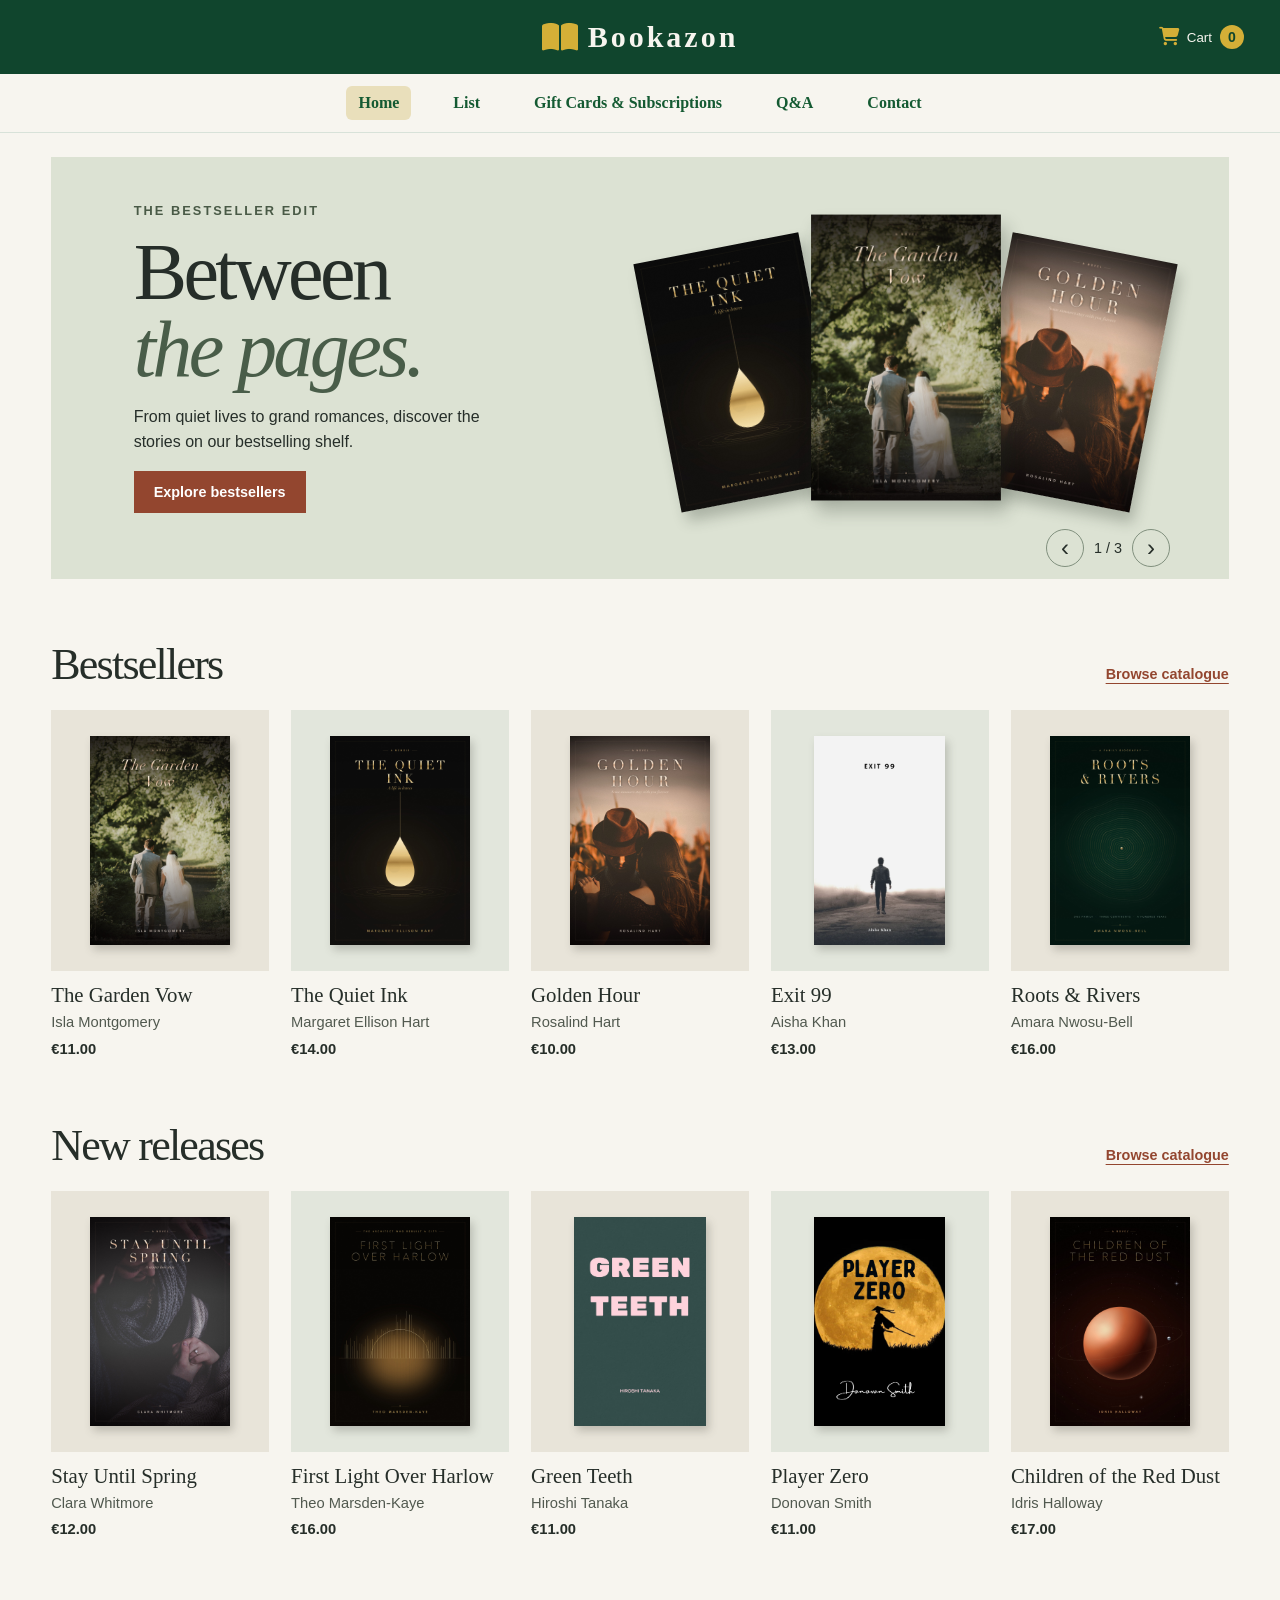
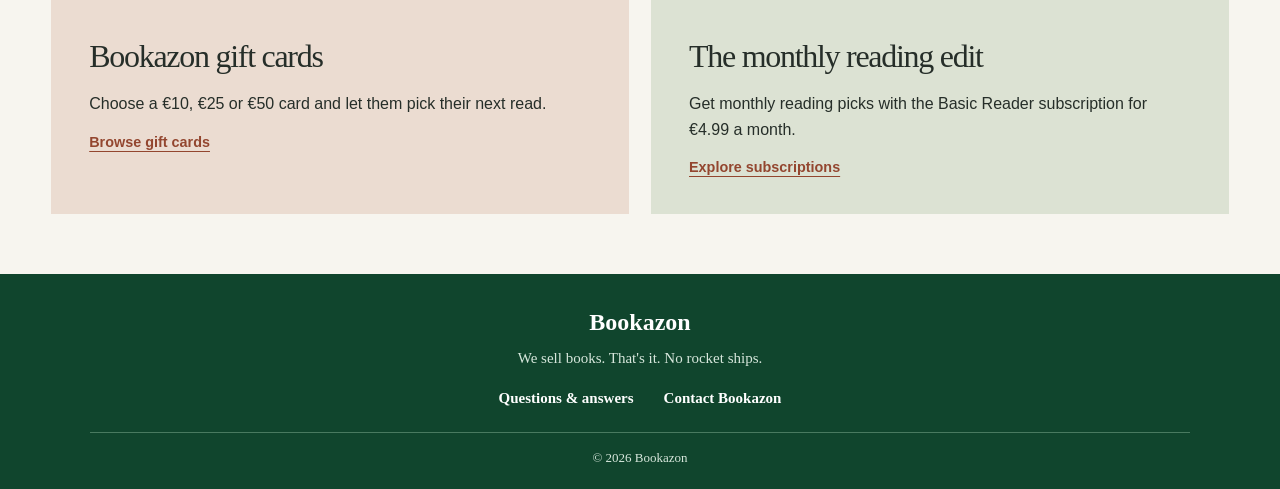
<file: index.html>
<!DOCTYPE html>
<html lang="en">
<head>
  <meta charset="utf-8">
  <meta name="viewport" content="width=device-width, initial-scale=1">
  <title>Bookazon | Online Bookshop</title>
  <link rel="stylesheet" href="css/style.css">
  <link rel="stylesheet" href="css/home.css">
  <link rel="stylesheet" href="https://cdnjs.cloudflare.com/ajax/libs/font-awesome/6.4.0/css/all.min.css">
  <script src="js/script.js" defer></script>
  <script src="js/home.js" defer></script>
</head>
<body>
  <header class="site-header">
    <div class="header-brand">
      <i class="fa-solid fa-book-open" aria-hidden="true"></i>
      <h1>Bookazon</h1>
      <button class="cart-button" id="cart-button" type="button" aria-expanded="false" aria-controls="cart-panel">
        <i class="fa-solid fa-cart-shopping" aria-hidden="true"></i> Cart <span id="cart-count">0</span>
      </button>
      <div class="cart-panel" id="cart-panel">
        <h2>Your shopping cart</h2>
        <div id="cart-items"><p>Your cart is empty.</p></div>
        <p>Total €<span id="cart-total">0.00</span></p>
        <button type="button" id="clear-cart">Clear cart</button>
      </div>
    </div>
    <nav class="site-nav" aria-label="Main navigation">
      <a href="index.html" class="active" aria-current="page">Home</a>
      <a href="html/list.html">List</a>
      <a href="html/gifts.html">Gift Cards &amp; Subscriptions</a>
      <a href="html/Q&amp;A.html">Q&amp;A</a>
      <a href="html/contact.html">Contact</a>
    </nav>
  </header>

  <main>
    <section class="carousel" aria-label="Featured collections" aria-roledescription="carousel">
      <article class="slide">
        <div class="slide-copy">
          <p class="slide-label">The bestseller edit</p>
          <h2>Between<br><em>the pages.</em></h2>
          <p>From quiet lives to grand romances, discover the stories on our bestselling shelf.</p>
          <a class="button" href="#bestsellers">Explore bestsellers</a>
        </div>
        <div class="display-books" aria-hidden="true">
          <img src="img/Books_and_Audiobooks/Biography/biography-01-the-quiet-ink.jpg" alt="">
          <img src="img/Books_and_Audiobooks/Romance/romance-01-the-garden-vow.jpg" alt="">
          <img src="img/Books_and_Audiobooks/Romance/romance-03-golden-hour.jpg" alt="">
        </div>
      </article>
      <article class="slide" hidden>
        <div class="slide-copy">
          <p class="slide-label">New on the shelf</p>
          <h2>Fresh off<br><em>the press.</em></h2>
          <p>Meet the newest voices and familiar favourites on our latest shelf.</p>
          <a class="button" href="#new-releases">See new releases</a>
        </div>
        <div class="display-books" aria-hidden="true">
          <img src="img/Books_and_Audiobooks/Romance/romance-10-stay-until-spring.jpg" alt="">
          <img src="img/Books_and_Audiobooks/Biography/biography-10-first-light-over-harlow.jpg" alt="">
          <img src="img/Books_and_Audiobooks/Horror/Green_Teeth.jpg" alt="">
        </div>
      </article>
      <article class="slide" hidden>
        <div class="slide-copy">
          <p class="slide-label">Bookazon gift cards</p>
          <h2>Their next<br><em>chapter.</em></h2>
          <p>Give a reader the pleasure of picking a book for themselves.</p>
          <a class="button" href="html/gifts.html">Explore gift cards</a>
        </div>
        <div class="display-books" aria-hidden="true">
          <img src="img/Books_and_Audiobooks/Biography/biography-02-roots-and-rivers.jpg" alt="">
          <img src="img/Books_and_Audiobooks/Biography/biography-10-first-light-over-harlow.jpg" alt="">
          <img src="img/Books_and_Audiobooks/Romance/romance-01-the-garden-vow.jpg" alt="">
        </div>
      </article>
      <div class="controls" hidden>
        <button type="button" id="previous" aria-label="Previous promotion">‹</button>
        <span id="slide-status" aria-live="polite">1 / 3</span>
        <button type="button" id="next" aria-label="Next promotion">›</button>
      </div>
    </section>

    <section class="shelf" id="bestsellers">
      <div class="shelf-heading">
        <h2>Bestsellers</h2>
        <a href="html/list.html">Browse catalogue</a>
      </div>
      <div class="book-grid">
        <article class="book">
          <div class="cover">
            <img src="img/Books_and_Audiobooks/Romance/romance-01-the-garden-vow.jpg" alt="" loading="lazy">
          </div>
          <h3>The Garden Vow</h3>
          <p>Isla Montgomery</p>
          <strong>€11.00</strong>
        </article>
        <article class="book">
          <div class="cover">
            <img src="img/Books_and_Audiobooks/Biography/biography-01-the-quiet-ink.jpg" alt="" loading="lazy">
          </div>
          <h3>The Quiet Ink</h3>
          <p>Margaret Ellison Hart</p>
          <strong>€14.00</strong>
        </article>
        <article class="book">
          <div class="cover">
            <img src="img/Books_and_Audiobooks/Romance/romance-03-golden-hour.jpg" alt="" loading="lazy">
          </div>
          <h3>Golden Hour</h3>
          <p>Rosalind Hart</p>
          <strong>€10.00</strong>
        </article>
        <article class="book">
          <div class="cover">
            <img src="img/Books_and_Audiobooks/Science-Fiction/Exit_99.jpg" alt="" loading="lazy">
          </div>
          <h3>Exit 99</h3>
          <p>Aisha Khan</p>
          <strong>€13.00</strong>
        </article>
        <article class="book">
          <div class="cover">
            <img src="img/Books_and_Audiobooks/Biography/biography-02-roots-and-rivers.jpg" alt="" loading="lazy">
          </div>
          <h3>Roots &amp; Rivers</h3>
          <p>Amara Nwosu-Bell</p>
          <strong>€16.00</strong>
        </article>
      </div>
    </section>

    <section class="shelf" id="new-releases">
      <div class="shelf-heading">
        <h2>New releases</h2>
        <a href="html/list.html">Browse catalogue</a>
      </div>
      <div class="book-grid">
        <article class="book">
          <div class="cover">
            <img src="img/Books_and_Audiobooks/Romance/romance-10-stay-until-spring.jpg" alt="" loading="lazy">
          </div>
          <h3>Stay Until Spring</h3>
          <p>Clara Whitmore</p>
          <strong>€12.00</strong>
        </article>
        <article class="book">
          <div class="cover">
            <img src="img/Books_and_Audiobooks/Biography/biography-10-first-light-over-harlow.jpg" alt="" loading="lazy">
          </div>
          <h3>First Light Over Harlow</h3>
          <p>Theo Marsden-Kaye</p>
          <strong>€16.00</strong>
        </article>
        <article class="book">
          <div class="cover">
            <img src="img/Books_and_Audiobooks/Horror/Green_Teeth.jpg" alt="" loading="lazy">
          </div>
          <h3>Green Teeth</h3>
          <p>Hiroshi Tanaka</p>
          <strong>€11.00</strong>
        </article>
        <article class="book">
          <div class="cover">
            <img src="img/Books_and_Audiobooks/Comedy/Player_Zero.jpg" alt="" loading="lazy">
          </div>
          <h3>Player Zero</h3>
          <p>Donovan Smith</p>
          <strong>€11.00</strong>
        </article>
        <article class="book">
          <div class="cover">
            <img src="img/Books_and_Audiobooks/Science-Fiction/scifi-05-children-of-the-red-dust.jpg" alt="" loading="lazy">
          </div>
          <h3>Children of the Red Dust</h3>
          <p>Idris Halloway</p>
          <strong>€17.00</strong>
        </article>
      </div>
    </section>

    <div class="offers">
      <section>
        <h2>Bookazon gift cards</h2>
        <p>Choose a €10, €25 or €50 card and let them pick their next read.</p>
        <a href="html/gifts.html">Browse gift cards</a>
      </section>
      <section>
        <h2>The monthly reading edit</h2>
        <p>Get monthly reading picks with the Basic Reader subscription for €4.99 a month.</p>
        <a href="html/gifts.html">Explore subscriptions</a>
      </section>
    </div>
  </main>
  <footer class="site-footer">
    <div class="footer-content">
      <h2 class="footer-logo">Bookazon</h2>
      <p class="footer-tagline">We sell books. That's it. No rocket ships.</p>
      <nav class="footer-nav" aria-label="Company information">
        <a href="html/Q&amp;A.html">Questions &amp; answers</a>
        <a href="html/contact.html">Contact Bookazon</a>
      </nav>
      <div class="footer-divider"></div>
      <p class="footer-copyright">© 2026 Bookazon</p>
    </div>
  </footer>
</body>
</html>
</file>
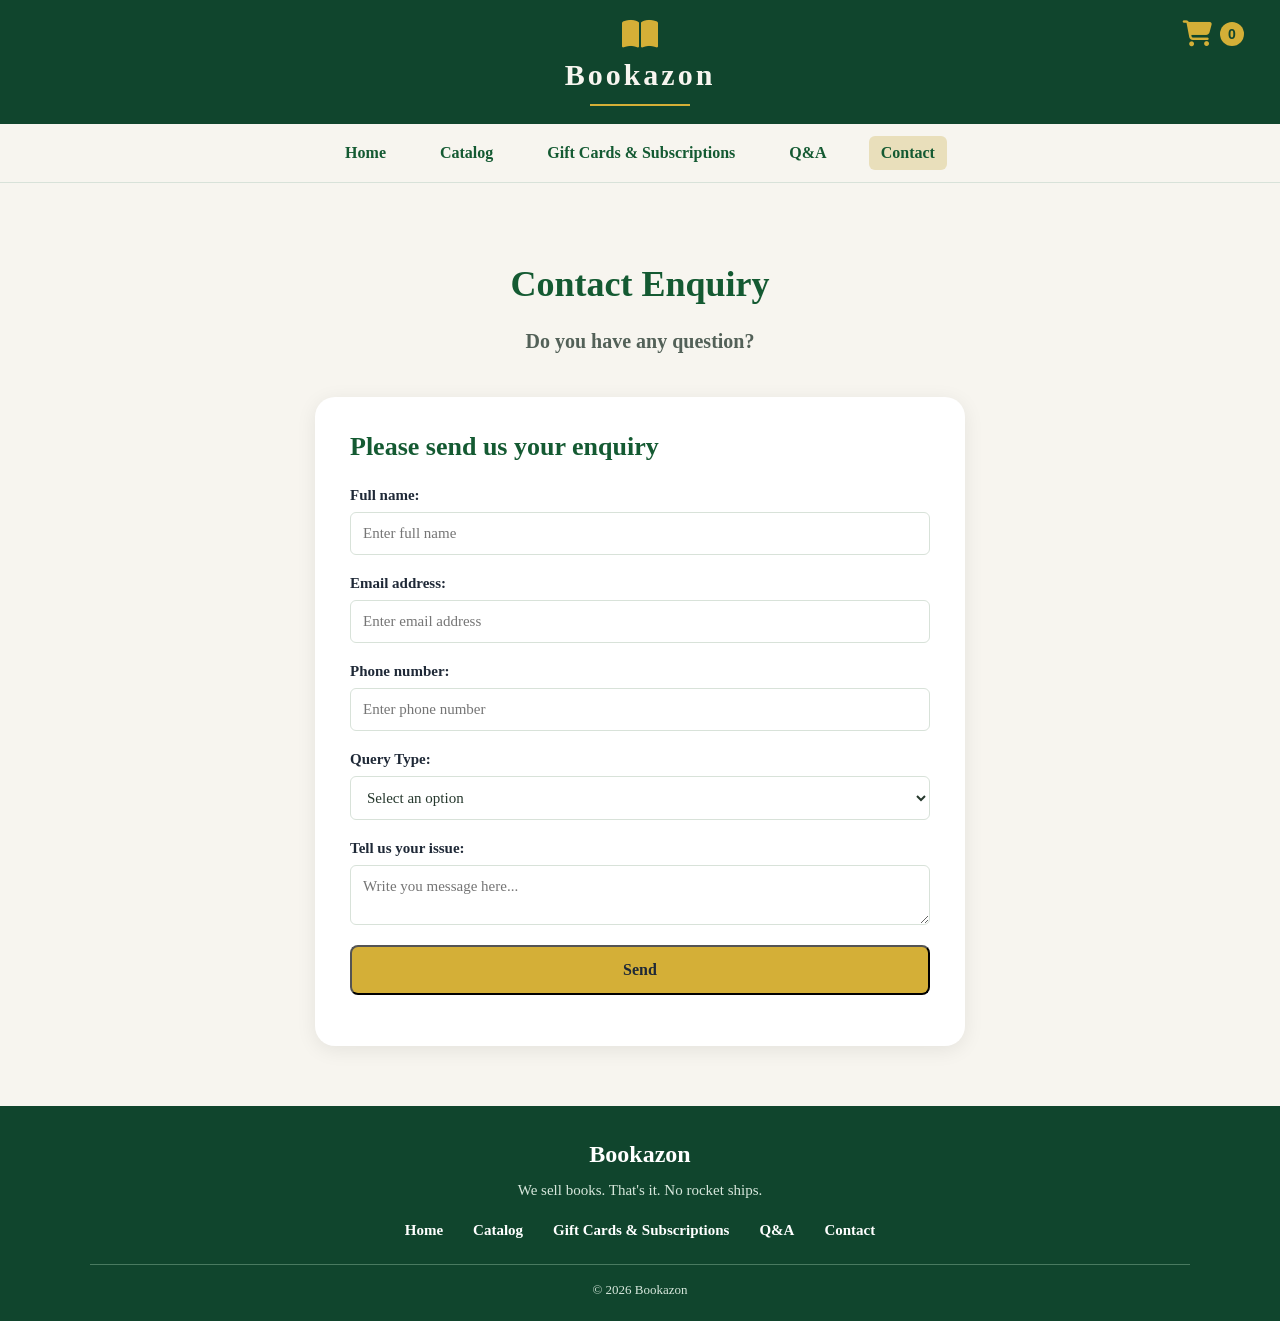
<file: html/contact.html>
<!DOCTYPE html>

<html>

<head>

	<meta charset="utf-8">

	<meta name="viewport" content="width=device-width, initial-scale=1">

	<link rel="stylesheet" type="text/css" href="../css/style.css">

	<link rel="stylesheet" type="text/css" href="https://cdnjs.cloudflare.com/ajax/libs/font-awesome/6.4.0/css/all.min.css">

	<script src="../js/script.js" defer></script>

	<title> Contact - Bookazon </title>

</head>

<body>

<header class="site-header">

	<div class="header-brand">

		<button type="button" class="cart-button" id="cart-button" aria-label="Open shopping cart" aria-expanded="false" aria-controls="cart-panel">
			
			<i class="fa-solid fa-cart-shopping" aria-hidden="true"></i>

				<span id="cart-count">0</span>

		</button>

		<div class="cart-panel" id="cart-panel">

			<h2> Your Shopping Cart </h2>
			
				<div id="cart-items">
					
					<p> Your cart is empty</p>

				</div>

		<br>

				<p>Total: €<span id="cart-total">0.00</span></p>

					<button type="button" id="clear-cart"> Clear cart</button>

		</div>

		<i class="fa-solid fa-book-open" aria-hidden="true"></i>

			<h1>Bookazon</h1>

				<div class="header-line"></div>

	</div>

<nav class="site-nav" aria-label="Main navigation">
	
		<a href="../index.html"><i class=""></i>Home</a>

		<a href="list.html"><i class=""></i>Catalog</a>

		<a href="gifts.html"><i class=""></i>Gift Cards & Subscriptions</a>

		<a href="Q&A.html"><i class=""></i>Q&A</a>

		<a href="contact.html" class="active" aria-current="page"><i class=""></i>Contact</a>

</nav>

</header>

<main>
	
	<section class="contact-intro">
		
		<h1>Contact Enquiry</h1>

			<p>Do you have any question?</p>

	</section>

	<section class="contact-section">

		<h2>Please send us your enquiry</h2>

		<form id="contact-form">

			<div class="form-group">

				<label for="name"> Full name: </label>
				
					<input type="text" id="name" name="name" placeholder="Enter full name" required>

			</div>

			<div class="form-group">
				
				<label for="email"> Email address: </label>

					<input type="email" id="email" name="email" placeholder="Enter email address" required>

			</div>

			<div class="form-group">
				
				<label for="phone">Phone number:</label>

					<input type="tel" id="phone" name="phone" placeholder="Enter phone number" required>

			</div>
		
			<div class="form-group">

				<label for="query-type">Query Type: </label>
				
					<select id="query-type" name="query-type" required>

						<option value=""> Select an option </option>

						<option value="purchase"> Purchase </option>

						<option value="checklist"> Checklist </option>

						<option value="refund"> Refund </option>

						<option value="information"> General information </option>

						<option value="other"> Other </option>

					</select>

			</div>

			<div class="form-group">
				
				<label for="message"> Tell us your issue: </label>

				<textarea id="message" name="message" rows="2" minlength="20" placeholder="Write you message here..." required></textarea>

			</div>

			<button type="submit" class="submit-button"> Send </button>

			<p id="form-message" role="status" aria-live="polite"></p>

		</form>

	</section>

</main>

		<footer class="site-footer">
	
			<div class="footer-content">

				<h2 class="footer-logo"> Bookazon </h2>
				
					<p class="footer-tagline"> We sell books. That's it. No rocket ships.  </p>

						<nav class="footer-nav" aria-label="Footer navigation">
							
							<a href="../index.html"> Home </a>

							<a href="list.html"> Catalog </a>

							<a href="gifts.html"> Gift Cards & Subscriptions </a>

							<a href="Q&A.html"> Q&A </a>

							<a href="contact.html"> Contact </a>

						</nav>

			<div class="footer-divider"></div>

				<p class="footer-copyright">&copy; 2026 Bookazon</p>
				

			</div>

		</footer>

</body>

</html>
</file>
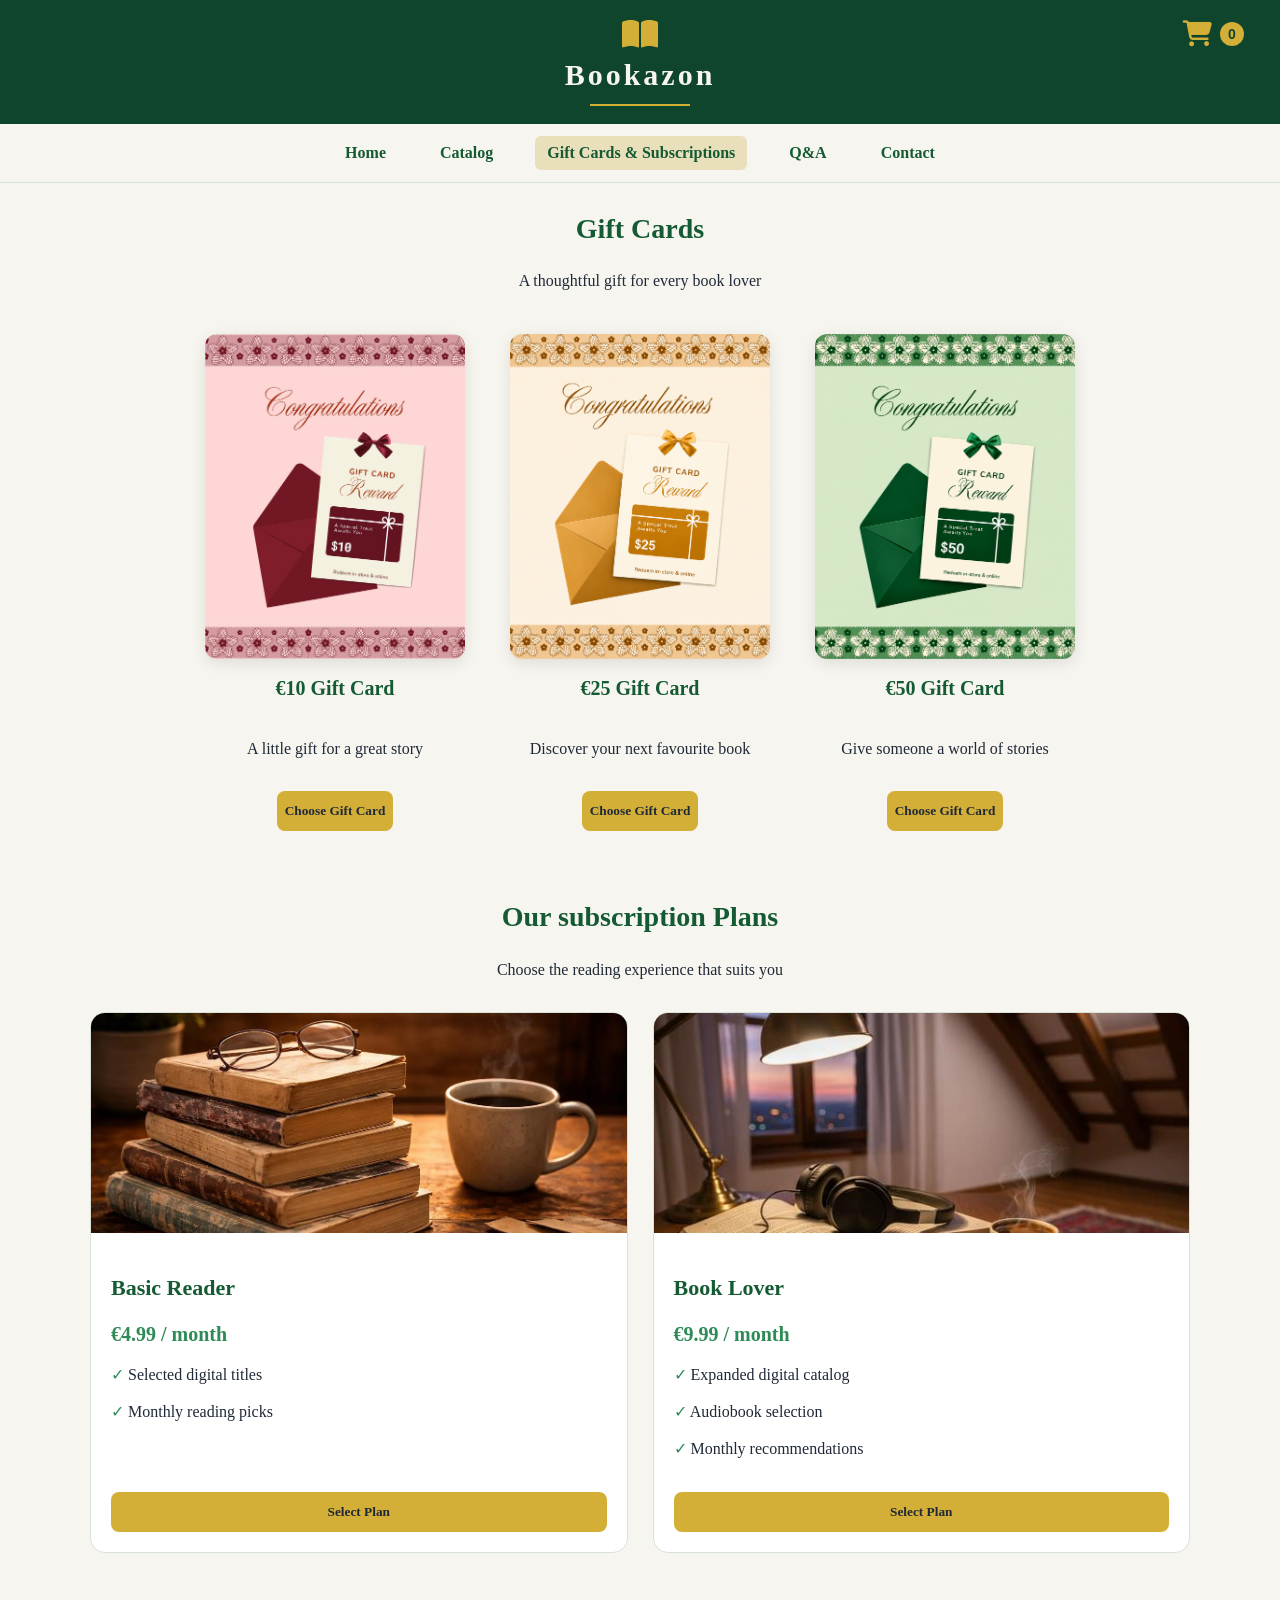
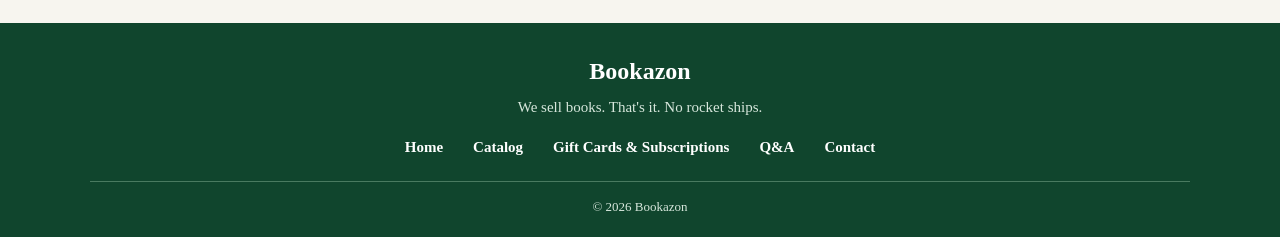
<file: html/gifts.html>
<!DOCTYPE html>

<html>

<head>

	<meta charset="utf-8">

	<meta name="viewport" content="width=device-width, initial-scale=1">

	<link rel="stylesheet" type="text/css" href="../css/style.css">

	<link rel="stylesheet" type="text/css" href="https://cdnjs.cloudflare.com/ajax/libs/font-awesome/6.4.0/css/all.min.css">

	<script src="../js/script.js" defer></script>
	
	<title> Gift Cards & Subscriptions - Bookazon</title>

</head>

<body>

<header class="site-header">

	<div class="header-brand">

		<button type="button" class="cart-button" id="cart-button" aria-label="Open shopping cart" aria-expanded="false" aria-controls="cart-panel">
			
			<i class="fa-solid fa-cart-shopping" aria-hidden="true"></i>

				<span id="cart-count">0</span>

		</button>

		<div class="cart-panel" id="cart-panel">

			<h2> Your Shopping Cart </h2>
			
				<div id="cart-items">
					
					<p> Your cart is empty</p>

				</div>

		<br>

				<p>Total: €<span id="cart-total">0.00</span></p>

					<button type="button" id="clear-cart"> Clear cart</button>

		</div>

		<i class="fa-solid fa-book-open" aria-hidden="true"></i>

			<h1>Bookazon</h1>

				<div class="header-line"></div>

	</div>

<nav class="site-nav" aria-label="Main navigation">
	
		<a href="../index.html"><i class=""></i>Home</a>

		<a href="list.html"><i class=""></i>Catalog</a>

		<a href="gifts.html" class="active" aria-current="page"><i class=""></i>Gift Cards & Subscriptions</a>

		<a href="Q&A.html"><i class=""></i>Q&A</a>

		<a href="contact.html"><i class=""></i>Contact</a>

</nav>

</header>

<main>
	
	<section class="gift-section">
		
		<h2>Gift Cards</h2>
		<p>A thoughtful gift for every book lover</p>

		<div class="gift-container">
			
			<div class="gift-card">
				
				<img src="../img/Gift_and_Subs/1_Gift_Card.jpg" alt="10 euro book gift card">
				<h3>€10 Gift Card</h3>
				<p>A little gift for a great story</p>
				<button type="button" class="add-to-cart" data-name="10 Gift Card" data-price="10">Choose Gift Card</button>

			</div>	

			<div class="gift-card">
				
				<img src="../img/Gift_and_Subs/2_Gift_Card.png" alt="25 euro book gift card">
				<h3>€25 Gift Card</h3>
				<p>Discover your next favourite book</p>
				<button type="button" class="add-to-cart" data-name="25 Gift Card" data-price="25">Choose Gift Card</button>

			</div>	

			<div class="gift-card">
				
				<img src="../img/Gift_and_Subs/3_Gift_Card.png" alt="50 euro book gift card">
				<h3>€50 Gift Card</h3>
				<p>Give someone a world of stories</p>
				<button type="button" class="add-to-cart" data-name="50 Gift Card" data-price="50">Choose Gift Card</button>

			</div>	

		</div>

	</section>

	<section class="subscription-section">
		
		<h2>Our subscription Plans</h2>

		<p>Choose the reading experience that suits you</p>

			<div class="subscription-container">
				
				<div class="subscription-card">

					<img src="../img/Gift_and_Subs/Basic_Reader.jpg" alt="Basic Reader">

					<div class="subscription-info">

						<h3>Basic Reader</h3>

							<h4>€4.99 / month</h4>

								<ul>
									
									<li>Selected digital titles</li>
									<li>Monthly reading picks</li>

								</ul>
						
									<button type="button" class="add-to-cart" data-name="Basic Reader Subscription" data-price="4.99">Select Plan</button>

				</div>

			</div>

				<div class="subscription-card">

					<img src="../img/Gift_and_Subs/Book_Lover.jpg" alt="Book Lover">

						<div class="subscription-info"> 

							<h3>Book Lover</h3>

								<h4>€9.99 / month</h4>

									<ul>
											
										<li>Expanded digital catalog</li>
										<li>Audiobook selection</li>
										<li>Monthly recommendations</li>

									</ul>

										<button type="button" class="add-to-cart" data-name="Book Lover Subscription" data-price="9.99">Select Plan</button>


						</div> 

				</div>

			</div>

	</section>

</main>

	<footer class="site-footer">
	
			<div class="footer-content">

				<h2 class="footer-logo"> Bookazon </h2>
				
					<p class="footer-tagline"> We sell books. That's it. No rocket ships.  </p>

						<nav class="footer-nav" aria-label="Footer navigation">
							
							<a href="../index.html"> Home </a>

							<a href="list.html"> Catalog </a>

							<a href="gifts.html"> Gift Cards & Subscriptions </a>

							<a href="Q&A.html"> Q&A </a>

							<a href="contact.html"> Contact </a>

						</nav>

			<div class="footer-divider"></div>

				<p class="footer-copyright">&copy; 2026 Bookazon</p>
				

			</div>

		</footer>


</body>

</html>
</file>
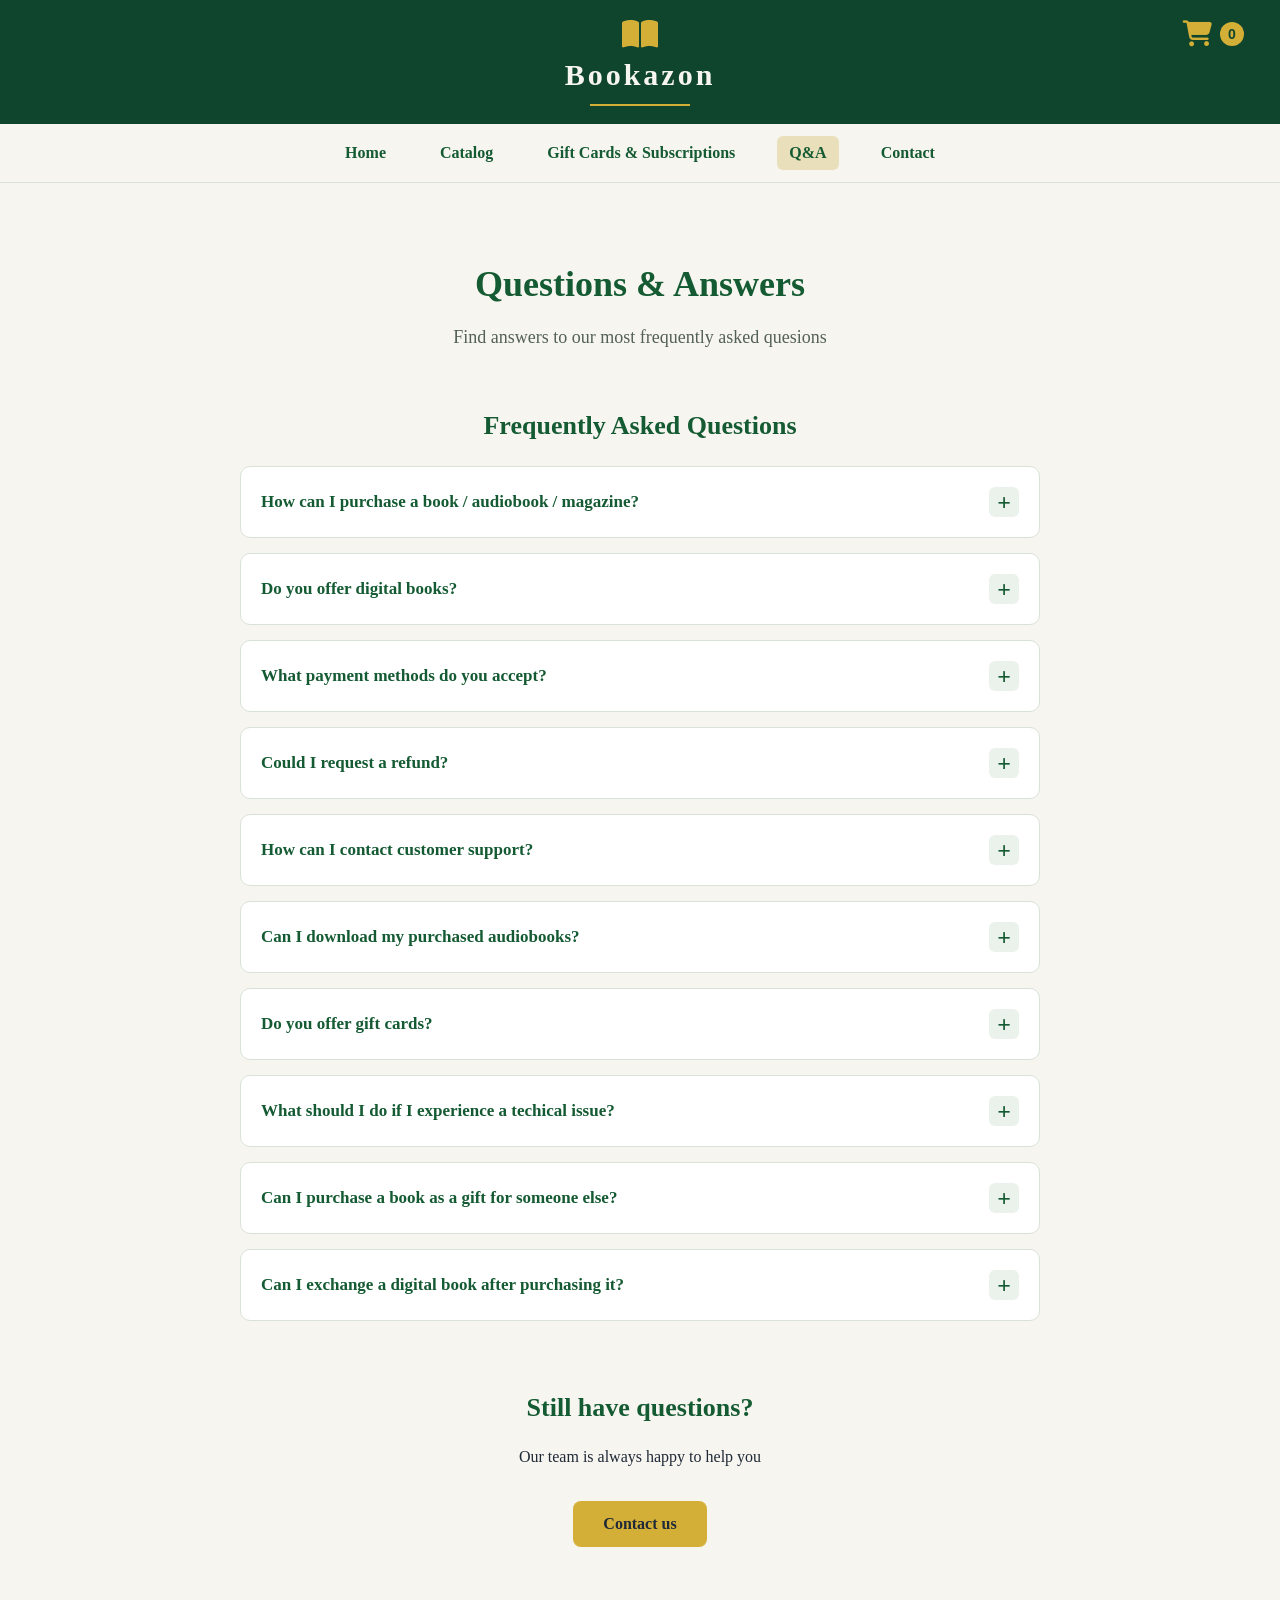
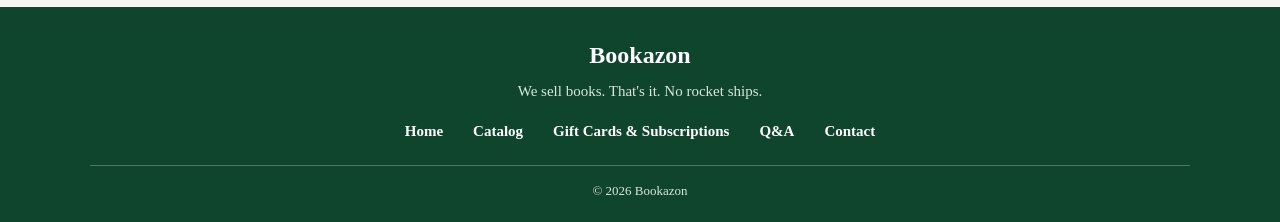
<file: html/Q&A.html>
<!DOCTYPE html>

<html>

<head>

	<meta charset="utf-8">

	<meta name="viewport" content="width=device-width, initial-scale=1">

	<link rel="stylesheet" type="text/css" href="../css/style.css">

	<link rel="stylesheet" type="text/css" href="https://cdnjs.cloudflare.com/ajax/libs/font-awesome/6.4.0/css/all.min.css">

	<script src="../js/script.js" defer></script>

	<title>Q&A - Bookazon</title>

</head>

<body>

<header class="site-header">

	<div class="header-brand">

		<button type="button" class="cart-button" id="cart-button" aria-label="Open shopping cart" aria-expanded="false" aria-controls="cart-panel">
			
			<i class="fa-solid fa-cart-shopping" aria-hidden="true"></i>

				<span id="cart-count">0</span>

		</button>

		<div class="cart-panel" id="cart-panel">

			<h2> Your Shopping Cart </h2>
			
				<div id="cart-items">
					
					<p> Your cart is empty</p>

				</div>

		<br>

				<p>Total: €<span id="cart-total">0.00</span></p>

					<button type="button" id="clear-cart"> Clear cart</button>

		</div>

		<i class="fa-solid fa-book-open" aria-hidden="true"></i>

			<h1>Bookazon</h1>

				<div class="header-line"></div>

	</div>

<nav class="site-nav" aria-label="Main navigation">
	
		<a href="../index.html"><i class=""></i>Home</a>

		<a href="list.html"><i class=""></i>Catalog</a>

		<a href="gifts.html"><i class=""></i>Gift Cards & Subscriptions</a>

		<a href="Q&A.html" class="active" aria-current="page"><i class=""></i>Q&A</a>

		<a href="contact.html"><i class=""></i>Contact</a>

</nav>

</header>

<main>

	<section class="faq-intro">
		
		<h1> Questions & Answers </h1>

		<p> Find answers to our most frequently asked quesions </p>

	</section>

	<section class="faq-section">
		
		<h2> Frequently Asked Questions </h2>

		<details class="faq-item">
			
			<summary> How can I purchase a book / audiobook / magazine?</summary>

			<p> Browse our <strong>catalog</strong>, select your preferred book / audiobook /magazine, and follow the checkout instructions. </p>

		</details>

		<details class="faq-item">
			
			<summary> Do you offer digital books? </summary>

			<p> Yes, our <strong>catalog</strong> includes digital books for compatible devices. </p>

		</details>

		<details class="faq-item">
			
			<summary> What payment methods do you accept? </summary>

			<p> Available payment methods are displayed during <strong>checkout</strong>. </p>

		</details>

		<details class="faq-item">
			
			<summary> Could I request a refund? </summary>

			<p> Please contact our <strong>support team</strong> for information about refund eligibility. </p>

		</details>

		<details class="faq-item">
			
			<summary> How can I contact customer support? </summary>

			<p> Visit our <strong>contact</strong> page and complete the enquiry form. </p>

		</details>

		<details class="faq-item">
			
			<summary> Can I download my purchased audiobooks? </summary>

			<p> Yes, <strong>eligible audiobooks</strong> can be downloaded for offline listening on compatible devices. </p>

		</details>

		<details class="faq-item">
			
			<summary> Do you offer gift cards? </summary>

			<p> Yes, we offer <strong>gift cards</strong> that can be used towards eligible purchases. </p>

		</details>

		<details class="faq-item">
			
			<summary> What should I do if I experience a techical issue? </summary>

			<p> Please contact our support team using the <strong>contact form</strong> and describe the issue. </p>

		</details>

		<details class="faq-item">
			
			<summary> Can I purchase a book as a gift for someone else? </summary>

			<p> Yes, you can purchase a <strong>gift card</strong> so someone else can choose their favourite books. </p>

		</details>

		<details class="faq-item">
			
			<summary> Can I exchange a digital book after purchasing it? </summary>

			<p> Digital book exchanges may be available depending on our store's terms and conditions. Please contact <strong>customer support</strong> for assistance. </p>

		</details>

	</section>

	<section class="faq-contact">

		<h2> Still have questions? </h2>

		<p> Our team is always happy to help you </p>

		<a href="contact.html"> Contact us </a>

	</section>

</main>

	<footer class="site-footer">
	
			<div class="footer-content">

				<h2 class="footer-logo"> Bookazon </h2>
				
					<p class="footer-tagline"> We sell books. That's it. No rocket ships.  </p>

						<nav class="footer-nav" aria-label="Footer navigation">
							
							<a href="../index.html"> Home </a>

							<a href="list.html"> Catalog </a>

							<a href="gifts.html"> Gift Cards & Subscriptions </a>

							<a href="Q&A.html"> Q&A </a>

							<a href="contact.html"> Contact </a>

						</nav>

			<div class="footer-divider"></div>
				
				<p class="footer-copyright">&copy; 2026 Bookazon</p>
				

			</div>

		</footer>


</body>

</html>
</file>
<file: css/style.css>
* {
	box-sizing: border-box;
}

html {
	scroll-behavior: smooth;
}

body {
	margin: 0;
	background-color: #f7f5ef;
	font-family: Times New Roman;
	color: #1f2937;
	min-height: 100vh;
	display: flex;
	flex-direction: column;
}

main {
	flex:1;
}

h1 {
	color: #145a32;
	font-size: 50px;
	text-align: center;
}

h2 {
	color: #2e8b57;
	font-size: 26px;
}


h3 {
	color: #2e8b57;
	font-size: 20px;
}


p {
	font-size: 16px;
	line-height: 1.6;
}

.site-header {
	width: 100%;
	background-color: #10452d;
}

.header-brand {
	position: relative;
	display: flex;
	flex-direction: column;
	align-items: center;
	justify-content: center;
	padding: 18px 20px;
	text-align: center;
}

.header-brand i {
	color: #d4af37;
	font-size: 32px;
	margin-bottom: 8px;
}

.header-brand h1 {
	color: #f7f5ef;
	font-size: 30px;
	margin: 0 0 12px;
	letter-spacing: 3px;
}

.header-line {
	width: 100px;
	height: 2px;
	background-color: #d4af37;
}

.cart-button {
	position: absolute;
	top: 20px;
	right: 30px;
	display: flex;
	align-items: center;
	gap: 8px;
	background-color: transparent;
	border: none;
	cursor: pointer;
}

.cart-button i {
	color: #d4af37;
	font-size: 26px;
	margin: 0;
}

#cart-count {
	background-color: #d4af37;
	color: #10452d;
	font-size: 14px;
	font-weight: bold;
	width: 24px;
	height: 24px;
	border-radius: 50%;
	display: flex;
	justify-content: center;
	align-items: center;
}

.cart-button:hover i {
	color: #ffffff;
}

.cart-panel {
	position: absolute;
	top: 65px;
	right: 30px;
	width: 300px;
	max-width: calc(100% - 30px);
	background-color: #ffffff;
	color: #10452d;
	padding: 20px;
	border: solid #d4af37;
	border-radius: 10px;
	box-shadow: 0 4px 15px rgba(0, 0, 0, 0.15);
	text-align: left;
	z-index: 1000;
	display: none;
}

.cart-panel.open {
	display: block;
}

.cart-panel p {
	font-size: 16px;
}

#clear-cart {
	background-color: #d4af37;
	color: #10452d;
	color: none;
	border-radius: 6px;
	padding: 12px;
	width: 100%;
	cursor: pointer;
	font-family: inherit;
	font-weight: bold;
}

#clear-cart:hover {
	background-color: #b8962e;
}

@media (max-width: 600px) {

	.cart-button {
		top: 10px;
		right: 15px;
	}

	.header-brand .cart-button i {
		font-size: 20px;
	}

	#cart-count {
		width: 20px;
		height: 20px;
		font-size: 12px;
	}
}

.cart-item {
	display: flex;
	justify-content: space-between;
	align-items: center;
	gap: 10px;
	border-bottom: 1px solid #d8e2d9;
}

.remove-item {
	background-color: transparent;
	border: none;
	cursor: pointer;
}

.header-brand .remove-item i {
	color: #145a32;
	font-size: 16px;
	margin: 0;
}

.header-brand .remove-item:hover i {
	color: #c0392b;
}

.site-nav {
	display: flex;
	justify-content: center;
	align-items: center;
	flex-wrap: wrap;
	gap: 30px;
	background-color: #f7f5ef;
	padding: 12px 20px;
	border-bottom: 1px solid #d8e2d9;
}

.site-nav a {
	color: #145a32;
	text-decoration: none;
	font-size: 16px;
	font-weight: bold;
	padding: 8px 12px;
	border-radius: 6px;
	transition: background-color 0.3s ease;
}

.site-nav a:hover, .site-nav a:focus-visible {
	background-color: #e9dfbb;
}

.site-nav a.active {
	background-color: #e9dfbb;
	color: #145a32;
}

@media (max-width: 600px) {

	.header-brand {
		padding: 20px 15px;
	}

	.header-brand h1 {
		font-size: 24px;
	}

	.site-nav {
		gap: 8px;
		padding: 12px;
	}

	.site-nav a {
		font-size: 14px;
		padding: 8px;
	}
}

/* Gifts and subscriptions */

.gift-intro {
	text-align: center;
	padding: 50px 20px 20px;
}

.gift-intro h1 {
	color: #145a32;
	font-size: 36px;
	margin-bottom: 15px;
}

.gift-intro p {
	color: #536158;
	font-size: 18px;
}

.gift-section {
	width: 90%;
	max-width: 1100px;
	margin: 30px auto 60px;
	text-align: center;
}

.gift-section h2 {
	color: #145a32;
	font-size: 28px;
}

.gift-container {
	display: flex;
	justify-content: center;
	gap: 25px;
	margin-top: 30px;
	flex-wrap: wrap;
}

.gift-card {
	background-color: transparent;
	flex: 1 1 220px;
	display: flex;
	flex-direction: column;
	align-items: center;
	border: none;
	max-width: 280px;
	box-shadow: none;
	padding: 10px;
	text-align: center;
}

.gift-card img {
	width: 100%;
	display: block;
	aspect-ratio: 4 / 5;
	object-fit: cover;
	border-radius: 12px;
	box-shadow: 0 4px 15px rgba(0, 0, 0, 0.10);
	transition: transform 0.3 ease;
}

.gift-card img:hover {
	transform: translateY(-5px);
}

.gift-card h3 {
	color: #145a32;
	margin-top: 18px;
}

.gift-card button {
	background-color: #d4af37;
	color: #1f2937;
	border: none;
	border-radius: 8px;
	padding: 12px 8px;
	font-family: inherit;
	font-weight: bold;
	cursor: pointer;
	margin-top: auto;
}

.gift-card button:hover {
	background-color: #b8962e;
}

.gift-card p {
	margin-bottom: 30px;
}

@media (max-width: 600px) {

	.gift-intro h1 {
		font-size: 28px;
	}

	.gift-container {
		flex-direction: column;
		align-items: center;
	}

	.gift-card {
		width: 100%;
		max-width: 350px;
		flex: none;
	}
}

.subscription-section {
	width: 90%;
	max-width: 1100px;
	margin: 50px auto 70px;
	text-align: center;
}

.subscription-section h2 {
	color: #145a32;
	font-size: 28px;
}

.subscription-container {
	display: flex;
	justify-content: center;
	align-items: stretch;
	gap: 25px;
	margin-top: 30px;
}

.subscription-card {
	display: flex;
	flex-direction: column;
	flex: 1;
	min-width: 0;
	background-color: white;
	border: 1px solid #d8e2d9;
	border-radius: 15px;
	overflow: hidden;
	text-align: left;
}

.subscription-card:hover {
	box-shadow: 0 5px 18px rgba(0, 0, 0, 0.10);
}

.subscription-card img {
	display: block;
	width: 100%;
	height: 220px;
	object-position: center 15%;
	object-fit: cover;
}

.subscription-info {
	width: 100%;
	padding: 20px;
	display: flex;
	flex-direction: column;
	flex: 1;
}

.subscription-info h3 {
	color: #145a32;
	font-size: 22px;
	margin-top: 0 0 10px;
}

.subscription-info h4 {
	color: #2e8b57;
	font-size: 20px;
	margin: 0 0 15px;
}

.subscription-info ul {
	list-style: none;
	padding-left: 0;
	margin: 0 0 20px;
	line-height: 1.8;
}

.subscription-info li {
	margin-bottom: 8px;
}

.subscription-info li::before {
	content: "✓ ";
	color: #2e8b57;
}

.subscription-info button {
	background-color: #d4af37;
	color: #1f2937;
	border: none;
	border-radius: 8px;
	padding: 12px;
	width: 100%;
	margin-top: auto;
	font-family: inherit;
	font-weight: bold;
	cursor: pointer;
}

.subscription-info button:hover {
	background-color: #b8962e;
}

@media (max-width: 850px) {
	
	.subscription-container {
		flex-direction: column;
		align-items: center;
	}

	.subscription-card {
		width: 100%;
		max-width: 550px;
		flex: none;
	}
}

@media (max-width: 480px) {
	
	.subscription-card {
		flex-direction: column;
	}

	.subscription-card img {
		width: 100%;
		height: 180px;
	}

	.subscription-info {
		width: 100%;
	}
}


/* Questions and answers */

.faq-intro {
	text-align: center;
	padding: 50px 20px 20px;
}

.faq-intro h1 {
	color: #145a32;
	font-size: 36px;
	margin-bottom: 15px;
}

.faq-intro p {
	color: #536158;
	font-size: 18px;
}

.faq-section {
	width: 90%;
	max-width: 800px;
	margin: 20px auto 30px;
}

.faq-section h2 {
	color: #145a32;
	margin-bottom: 25px;
	text-align: center;
}

.faq-item {
	background-color: #ffffff;
	border: 1px solid #d8e2d9;
	border-radius: 10px;
	margin-bottom: 15px;
	padding: 20px;
	transition: box-shadow 0.3s ease;
}

.faq-item:hover {
	box-shadow: 0 4px 15px rgba(0, 0, 0, 0.08);
}


.faq-item summary {
	color: #145a32;
	display: flex;
	justify-content: space-between;
	align-items: center;
	gap: 15px;
	font-size: 17px;
	font-weight: bold;
	cursor: pointer;
	text-align: left;
	list-style: none;
}

.faq-item summary::-webkit-details-marker {
	display: none;
}

.faq-item summary::after {
	content: "+";
	display: flex;
	align-items: center;
	justify-content: center;
	flex-shrink: 0;
	width: 30px;
	height: 30px;
	background-color: #eaf2eb;
	border-radius: 6px;
	color: #145a32;
	font-family: Times New Roman;
	font-size: 24px;
	font-weight: bold;
}

.faq-item[open] summary::after {
	content: "-";
}

.faq-item[open] {
	border-color: #93b7a0;
}

.faq-item p {
	color: #536158;
	border-top: 15px;
	margin-top: 15px;
	border-top: 1px solid #d8e2d9;
	font-size: 15px;
	line-height: 1.6;
	margin-bottom: 0;
	text-align: left;
}

.faq-contact {
	text-align: center;
	padding: 20px 20px 60px;
}

.faq-contact h2 {
	color: #145a32;
}

.faq-contact a {
	display: inline-block;
	background-color: #d4af37;
	color: #1f2937;
	padding: 14px 30px;
	border-radius: 8px;
	text-decoration: none;
	font-weight: bold;
	margin-top: 15px;
}

.faq-contact a:hover {
	background-color: #b8962e;
}

@media (max-width: 600px) {

	.faq-intro h1 {
		font-size: 28px;
	}

	.faq-section {
		width: 95%;
	}

	.faq-item {
		padding: 15px;
	}
}

/* Contact page */

.contact-intro {
	text-align: center;
	padding: 50px 20px 20px;
}

.contact-intro h1 {
	color: #145a32;
	font-size: 36px;
	margin-bottom: 15px;
}

.contact-intro p {
	color: #536158;
	font-size: 20px;
	font-weight: bold;
}

.contact-section {
	background-color: #ffffff;
	width: 80%;
	max-width: 650px;
	margin: 0 auto 60px;
	padding: 35px;
	border-radius: 20px;
	box-shadow: 0 4px 20px rgba(0, 0, 0, 0.08);
}

.contact-section h2 {
	color: #145a32;
	margin-top: 0;
	margin-bottom: 25px;
}

.contact-section .form-group {
	margin-bottom: 20px;
}

.contact-section .form-group label {
	display: block;
	margin-bottom: 8px;
	font-weight: bold;
	font-size: 15px;
}

.contact-section .form-group input, .contact-section .form-group select, .contact-section .form-group textarea {
	width: 100%;
	padding: 12px;
	border: 1px solid #d8e2d9;
	border-radius: 6px;
	font-family: inherit;
	font-size: 15px;
	background: #fff;
	color: #26382d;
}

.contact-section .form-group textarea {
	resize: vertical;
	vertical-align: top;
}

.contact-section .form-group input:focus, .contact-section .form-group select:focus, .contact-section .form-group textarea:focus {
	outline: 2px solid #2e8b57;
	outline-offset: 1px;
	border-color: #2e8b57;
}

.contact-section .submit-button {
	background: #d4af37;
	color: #1f2937;
	padding: 14px 30px;
	border-radius: 8px;
	font-family: inherit;
	font-size: 16px;
	font-weight: bold;
	cursor: pointer;
	width: 100%;
	transition: background 0.3s ease;
}

.contact-section .submit-button:hover {
	background: #b8962e;
}

#form-message {
	margin-top: 15px;
	font-weight: bold;
}

#no-results[hidden] {
	display: none;
}

footer {
	background-color: #145a32;
	color: white;
	text-align: center;
	padding: 20px;
}

footer p {
	margin: 0;
}

.site-footer {
	background-color: #10452d;
	color: white;
	text-align: center;
	padding: 35px 20px 20px;
}

.footer-content {
	max-width: 1100px;
	margin: 0 auto;
}

.footer-logo {
	display: flex;
	align-items: center;
	justify-content: center;
	gap: 10px;
	font-size: 24px;
	color: white;
	margin: 0 0 10px;
}

.footer-logo i {
	color: #d4af37;
	font-size: 26px;
}

.footer-tagline {
	font-size: 15px;
	color: #d7e7dc;
	margin: 0 0 20px;
}

.footer-nav {
	display: flex;
	align-items: center;
	justify-content: center;
	gap: 30px;
	margin-bottom: 25px;
}

.footer-nav a {
	color: white;
	text-decoration: none;
	font-size: 15px;
	font-weight: bold;
}

.footer-nav a:hover, .footer-nav a:focus-visible {
	color: #d4af37;
}

.footer-divider {
	height: 1px;
	background-color: #497a60;
	margin-bottom: 15px;
}

.footer-copyright {
	font-size: 13px;
	color: #d7e7dc;
	margin: 0;
}

@media (max-width: 600px) {
	.footer-logo {
		font-size: 20px;
	}

	.footer-nav {
		gap: 15px;
		flex-wrap: wrap;
	}

	.footer-nav a {
		font-size: 14px;
	}
}

@media (max-width: 600px) {
	.footer-logo {
		font-size: 20px;
	}

	.footer-nav {
		gap: 15px;
		flex-wrap: wrap;
	}

	.footer-nav a {
		font-size: 14px;
	}
}
</file>
<file: css/home.css>
/* Loaded after the team stylesheet, and only by index.html. */
:root {
  --charcoal: #262e29;
  --sage: #dce2d3;
  --terracotta: #93462f;
}

body {
  color: var(--charcoal);
}

.header-brand {
  flex-direction: row;
  gap: 10px;
  padding: 20px;
}

.header-brand h1, .header-brand > i {
  margin: 0;
}

.cart-button {
  color: #f7f5ef;
  top: 50%;
  transform: translateY(-50%);
}

.cart-button i {
  margin: 0;
  font-size: 18px;
}

main {
  width: 92%;
  max-width: 1200px;
  margin: 24px auto 60px;
}

main h2, main h3 {
  color: var(--charcoal);
  font-weight: normal;
}

main a {
  color: var(--terracotta);
  text-underline-offset: 4px;
}

[hidden] {
  display: none !important;
}

/* The two halves of a slide share one background. */
.carousel {
  position: relative;
  background: var(--sage);
}

.slide {
  display: grid;
  grid-template-columns: 1fr 1fr;
  align-items: center;
  min-height: 410px;
  padding: 44px 7% 66px;
  gap: 5%;
}

.slide-copy {
  max-width: 390px;
}

.slide-copy .slide-label {
  font: bold 0.8rem/1.5 Arial, sans-serif;
  letter-spacing: 0.16em;
  text-transform: uppercase;
  color: #495a46;
  margin: 0 0 14px;
}

.slide h2 {
  font-size: 5rem;
  line-height: 0.96;
  letter-spacing: -0.045em;
  margin: 0;
}

.slide h2 em {
  color: #495d49;
}

.slide-copy > p {
  font-family: Arial, sans-serif;
}

.button {
  display: inline-block;
  background: var(--terracotta);
  color: white;
  padding: 13px 20px;
  font: bold 0.9rem Arial, sans-serif;
  text-decoration: none;
}

.button:hover {
  background: #743925;
}

.display-books {
  display: flex;
  justify-content: center;
  align-items: center;
  padding: 15px 0;
}

.display-books img {
  width: 35%;
  aspect-ratio: 2 / 3;
  object-fit: cover;
  box-shadow: 5px 10px 14px #26312644;
}

.display-books img:first-child {
  transform: rotate(-11deg) translateY(6%);
}

.display-books img:nth-child(2) {
  z-index: 1;
  transform: scale(1.13);
}

.display-books img:last-child {
  transform: rotate(11deg) translateY(6%);
}

.controls {
  position: absolute;
  bottom: 12px;
  right: 5%;
  display: flex;
  align-items: center;
  gap: 10px;
  font: 0.9rem Arial, sans-serif;
}

.controls button {
  width: 38px;
  height: 38px;
  border: 1px solid #81907e;
  border-radius: 50%;
  background: transparent;
  color: var(--charcoal);
  font-size: 1.5rem;
  cursor: pointer;
}

.controls button:hover {
  background: #edf0e6;
}

:focus-visible {
  outline: 3px solid #ab642f;
  outline-offset: 3px;
}

/* Each article is one column in its shelf. */
.shelf, .offers {
  margin-top: 60px;
}

.shelf-heading {
  display: flex;
  align-items: baseline;
  justify-content: space-between;
  gap: 12px;
  margin-bottom: 20px;
}

.shelf h2, .offers h2 {
  margin: 0;
  font-size: 2.75rem;
  letter-spacing: -0.04em;
}

.shelf-heading a, .offers a {
  font: bold 0.9rem Arial, sans-serif;
}

.book-grid {
  display: grid;
  grid-template-columns: repeat(5, minmax(0, 1fr));
  gap: 22px;
}

.cover {
  padding: 12% 18%;
  background: #e8e4d9;
}

.book:nth-child(even) .cover {
  background: #e2e6dc;
}

.cover img {
  display: block;
  width: 100%;
  aspect-ratio: 2 / 3;
  object-fit: contain;
  filter: drop-shadow(3px 5px 4px #27291f38);
}

.book h3 {
  margin: 12px 0 4px;
  font-size: 1.3rem;
}

.book p, .book strong {
  font: 0.92rem/1.5 Arial, sans-serif;
}

.book p {
  margin: 0 0 4px;
  color: #51594f;
}

.book strong {
  font-weight: bold;
}

.offers {
  display: grid;
  grid-template-columns: 1fr 1fr;
  gap: 22px;
}

.offers section {
  padding: 38px;
  background: #ebdcd1;
}

.offers section + section {
  background: var(--sage);
}

.offers h2 {
  font-size: 2rem;
}

.offers p {
  font-family: Arial, sans-serif;
}

@media (max-width: 800px) {
  .slide h2 {
    font-size: 3.5rem;
  }
  .book-grid {
    grid-template-columns: repeat(3, minmax(0, 1fr));
  }
}

@media (max-width: 600px) {
  .slide h2 {
    font-size: 3rem;
  }
  .shelf h2 {
    font-size: 2rem;
  }
  .shelf, .offers {
    margin-top: 36px;
  }
  .offers section {
    padding: 22px;
  }
  .header-brand {
    justify-content: flex-start;
  }
  .cart-button {
    right: 16px;
  }
  .slide {
    grid-template-columns: 1fr;
    gap: 22px;
    padding: 30px 8% 62px;
  }
  .display-books {
    width: 76%;
    max-width: 280px;
    margin: auto;
  }
  .book-grid {
    grid-template-columns: repeat(2, minmax(0, 1fr));
    gap: 20px 14px;
  }
  .offers {
    grid-template-columns: 1fr;
  }
}

@media (prefers-reduced-motion: reduce) {
  html {
    scroll-behavior: auto;
  }
}
</file>
